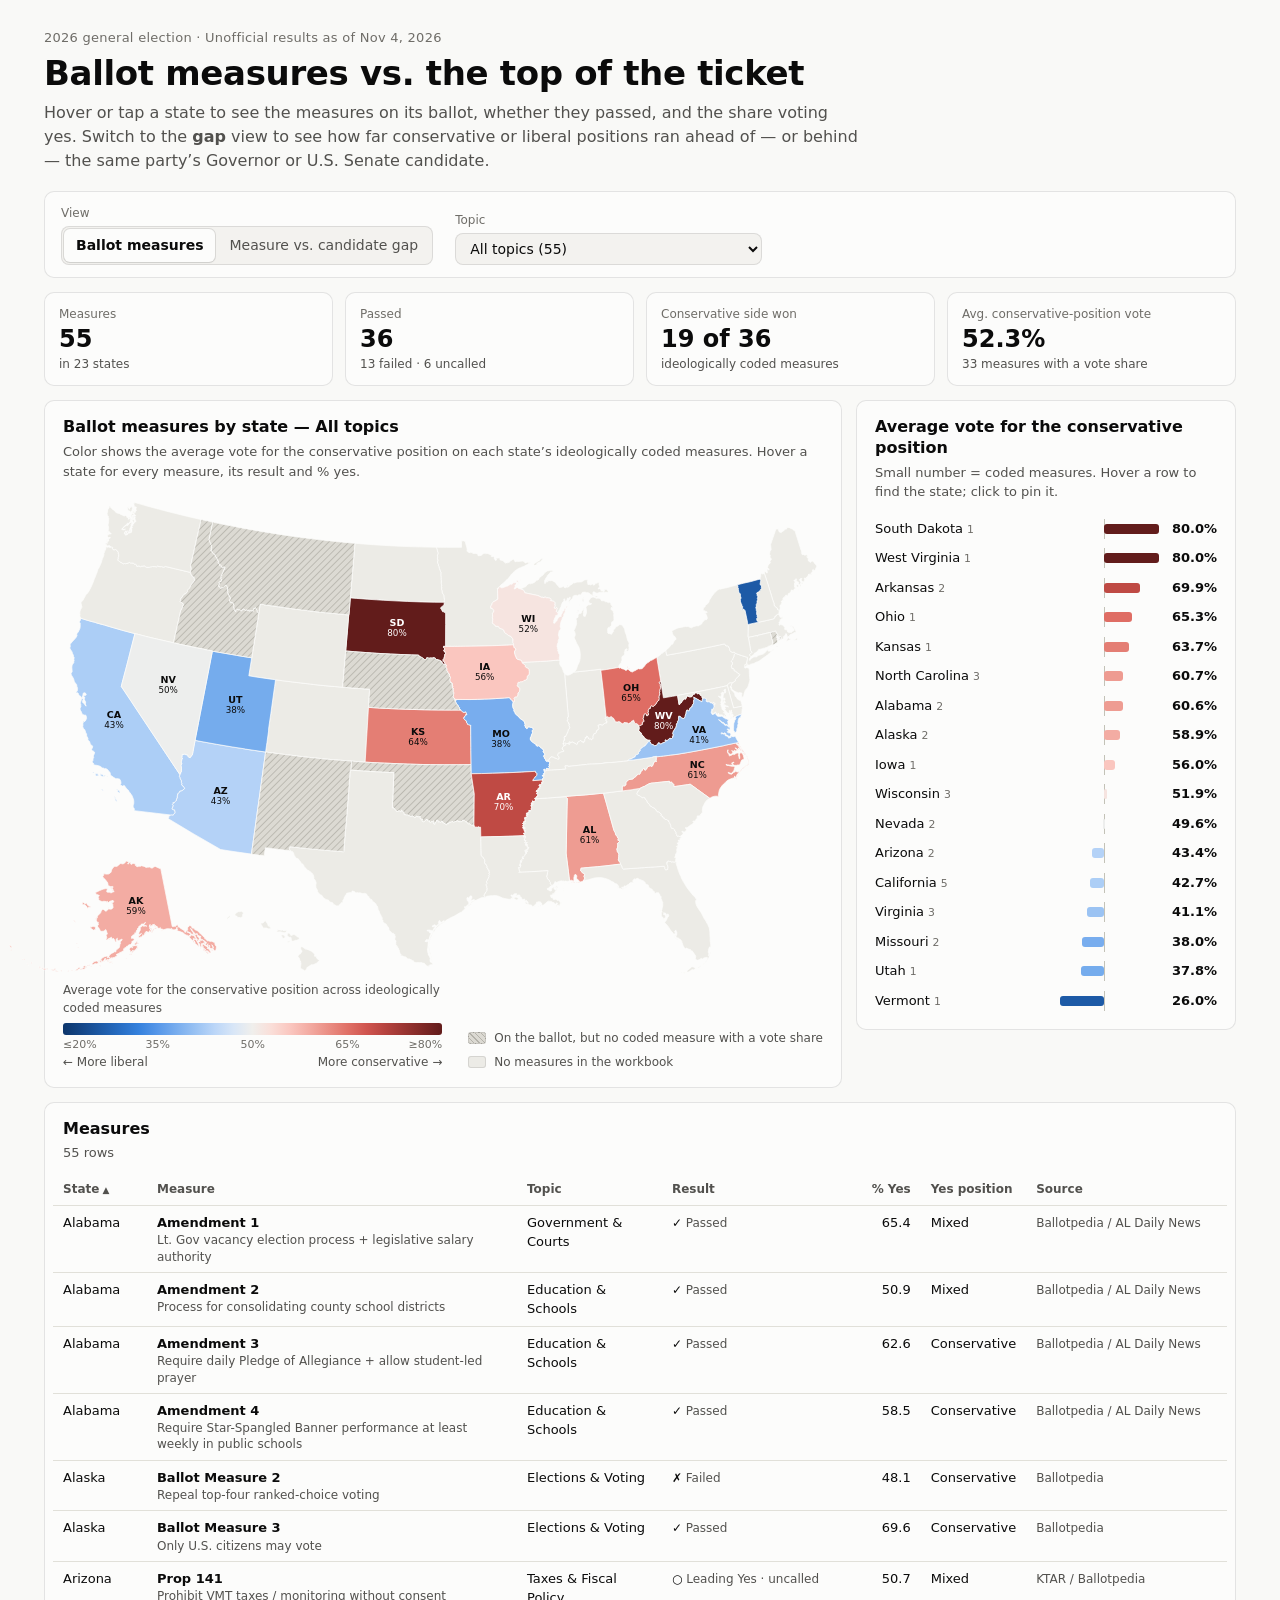
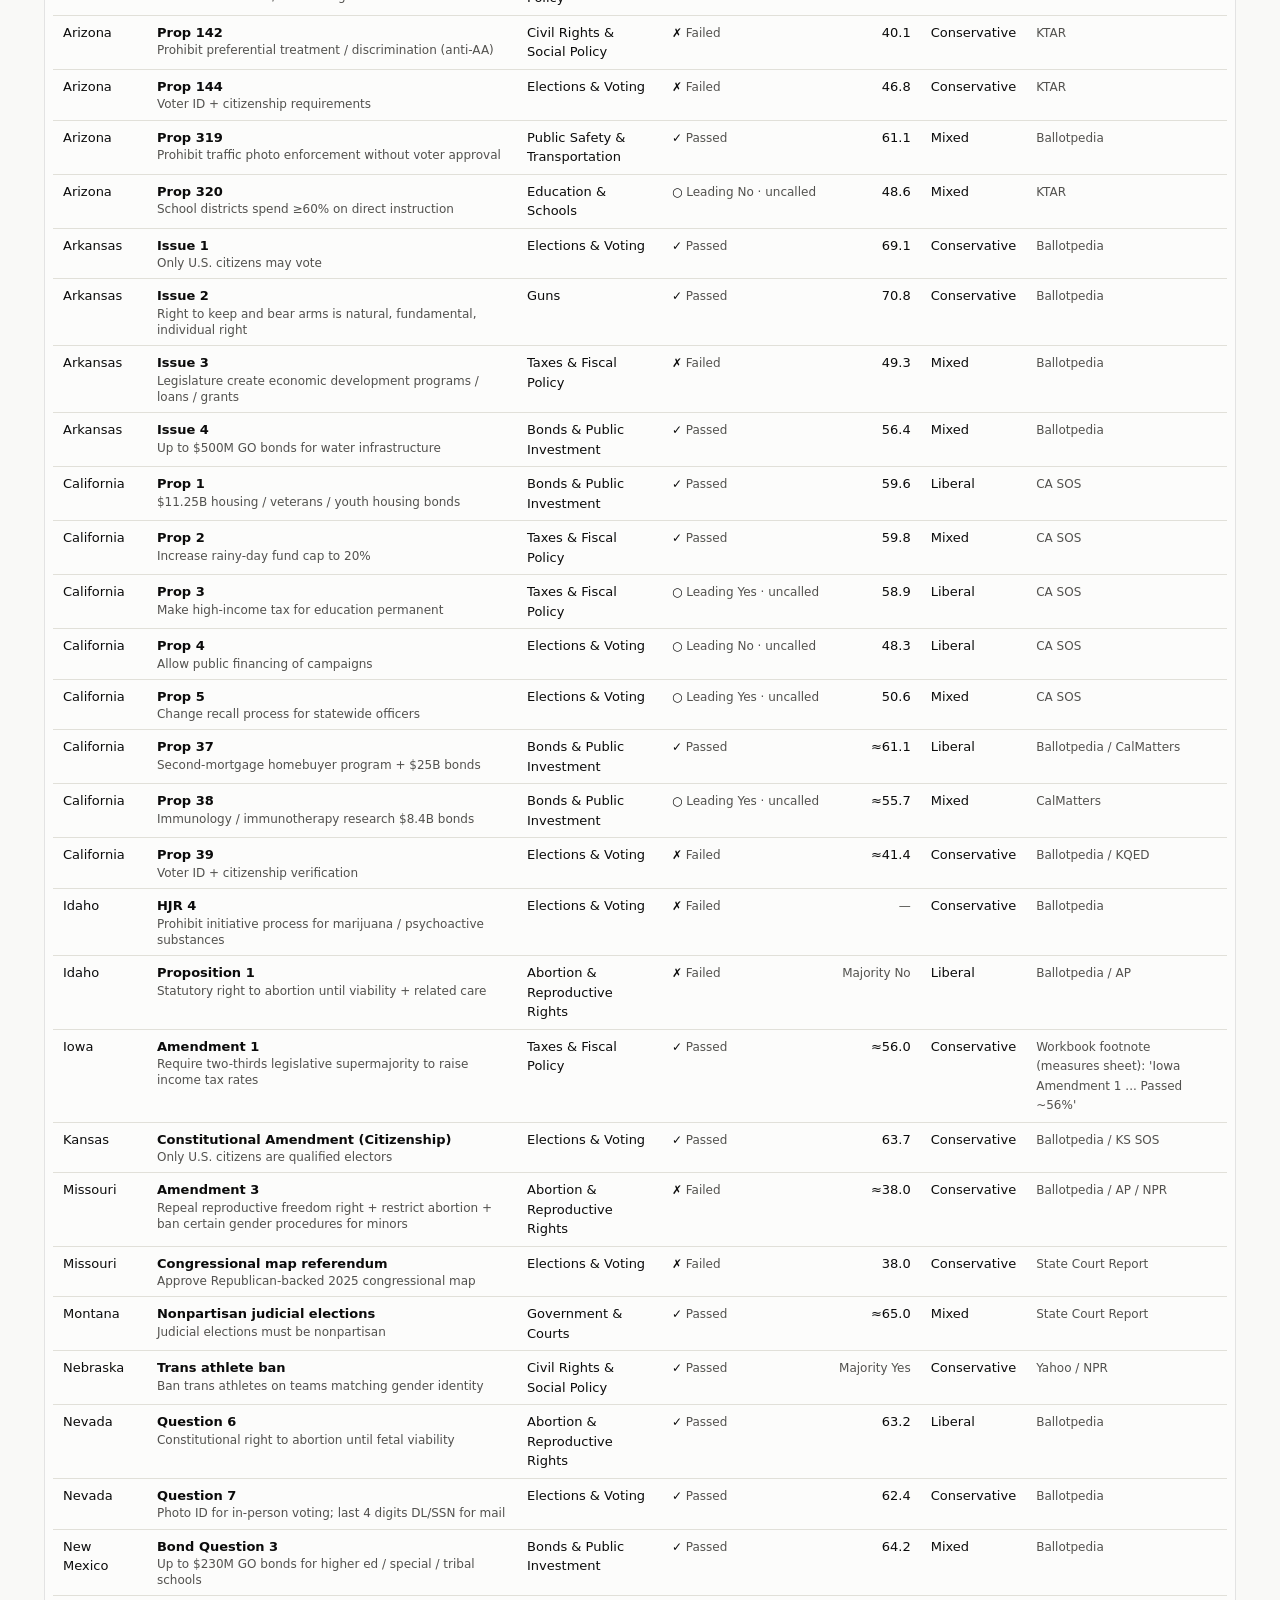
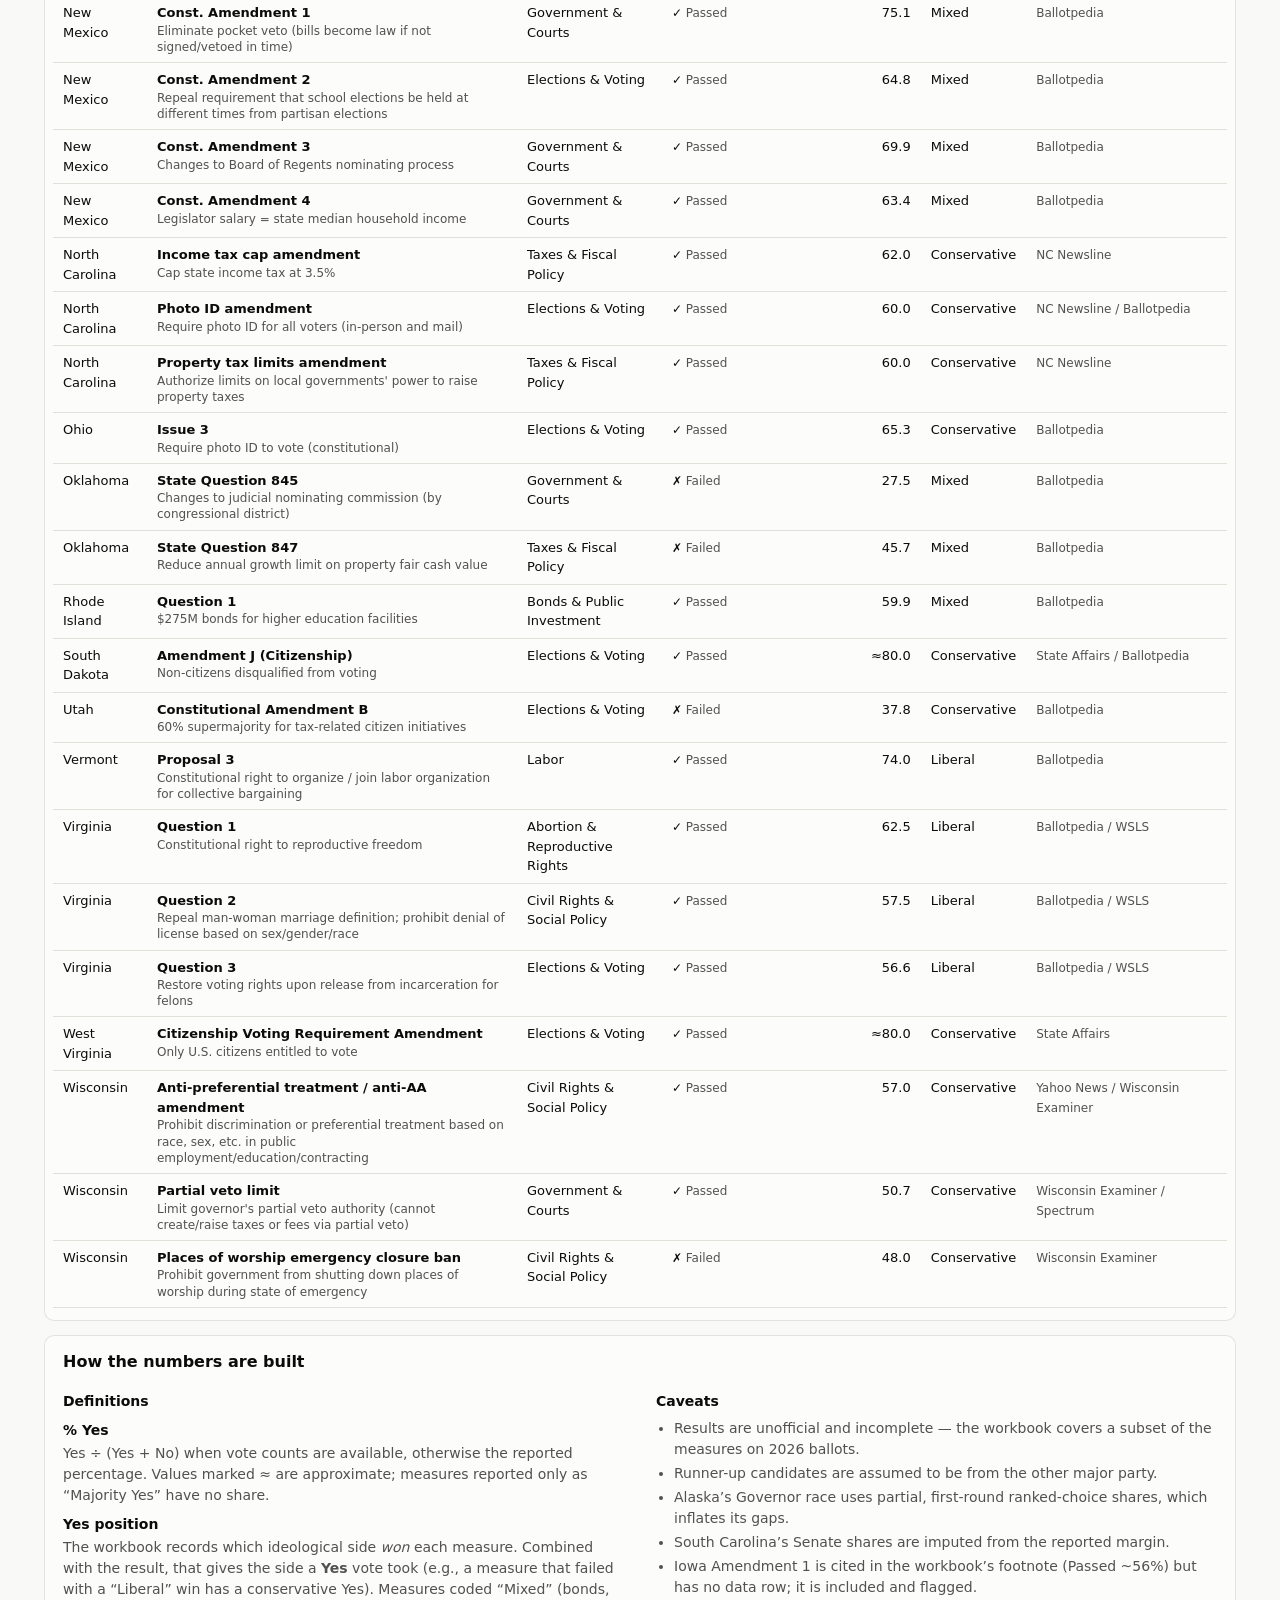
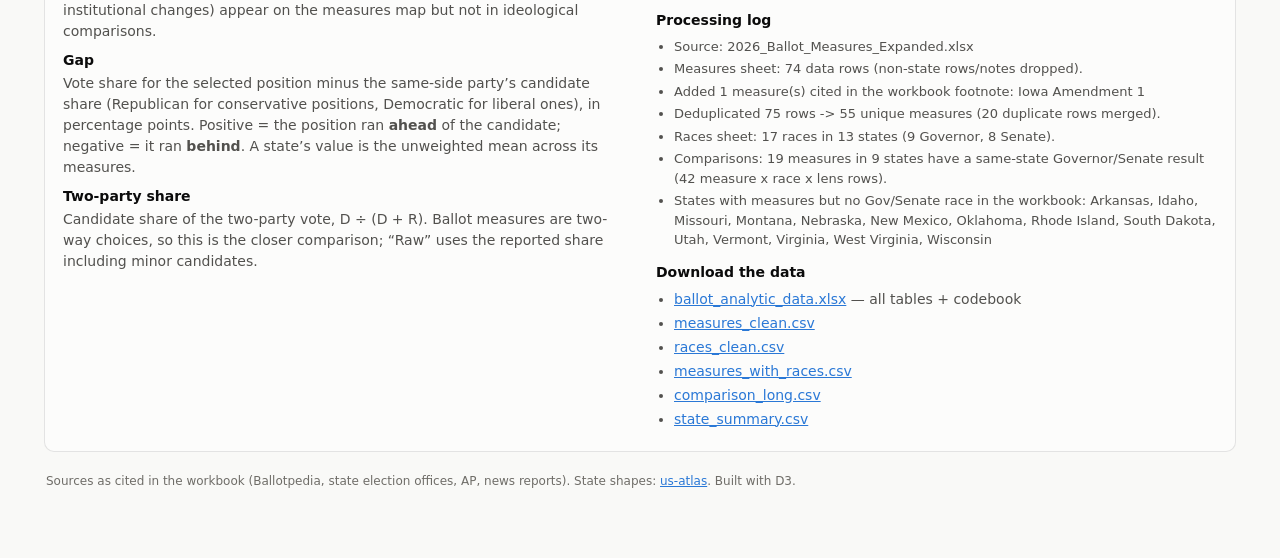
<file: index.html>
<!doctype html>
<html lang="en">
<head>
<meta charset="utf-8">
<meta name="viewport" content="width=device-width, initial-scale=1">
<title>2026 Ballot Measures Map</title>
<meta name="description" content="Interactive map of 2026 statewide ballot measures: results by topic, and how conservative or liberal positions ran relative to Governor and U.S. Senate candidates.">
<link rel="stylesheet" href="style.css">
</head>
<body>
<div class="page">

  <header class="masthead">
    <p class="eyebrow" id="asof">2026 general election</p>
    <h1>Ballot measures vs. the top of the ticket</h1>
    <p class="lede">Hover or tap a state to see the measures on its ballot, whether they passed, and the share voting yes.
      Switch to the <strong>gap</strong> view to see how far conservative or liberal positions ran ahead of — or behind — the same party’s Governor or U.S. Senate candidate.</p>
  </header>

  <section class="controls card" aria-label="Map controls">
    <div class="control-row">
      <fieldset class="seg" id="ctl-view">
        <legend>View</legend>
        <div class="seg-track">
          <label><input type="radio" name="view" value="measures" checked><span>Ballot measures</span></label>
          <label><input type="radio" name="view" value="gap"><span>Measure vs. candidate gap</span></label>
        </div>
      </fieldset>
      <label class="select-ctl">
        <span class="ctl-label">Topic</span>
        <select id="ctl-topic" name="topic"></select>
      </label>
    </div>

    <div class="control-row gap-only">
      <fieldset class="seg pos" id="ctl-pos">
        <legend>Position</legend>
        <div class="seg-track">
          <label class="cons"><input type="radio" name="pos" value="Conservative" checked><span>Conservative</span></label>
          <label class="lib"><input type="radio" name="pos" value="Liberal"><span>Liberal</span></label>
        </div>
      </fieldset>
      <fieldset class="seg" id="ctl-office">
        <legend>Compare with</legend>
        <div class="seg-track">
          <label><input type="radio" name="office" value="Governor"><span>Governor</span></label>
          <label><input type="radio" name="office" value="Senate"><span>U.S. Senate</span></label>
          <label><input type="radio" name="office" value="Either" checked><span>Governor, else Senate</span></label>
        </div>
      </fieldset>
      <fieldset class="seg" id="ctl-share">
        <legend>Candidate share</legend>
        <div class="seg-track">
          <label><input type="radio" name="share" value="2p" checked><span>Two-party</span></label>
          <label><input type="radio" name="share" value="raw"><span>Raw</span></label>
        </div>
      </fieldset>
      <label class="check-ctl">
        <input type="checkbox" id="ctl-noside" name="noside">
        <span>Also count measures where this position was the <b>No</b> vote</span>
      </label>
    </div>
  </section>

  <section class="stats" id="stats" aria-live="polite"></section>

  <section class="viz">
    <div class="card map-card">
      <div class="card-head">
        <h2 id="map-title">Ballot measures</h2>
        <p class="sub" id="map-sub"></p>
      </div>
      <div class="map-wrap" id="map-wrap">
        <svg id="map" viewBox="0 0 975 610" role="group" aria-labelledby="map-title"></svg>
        <div id="tooltip" class="tooltip" role="tooltip" hidden></div>
      </div>
      <div class="legend" id="legend" aria-hidden="false"></div>
    </div>

    <aside class="card rank-card" aria-labelledby="rank-title">
      <div class="card-head">
        <h2 id="rank-title">States</h2>
        <p class="sub" id="rank-sub">Hover a row to find the state; click to pin it.</p>
      </div>
      <ol class="rank" id="rank"></ol>
      <p class="empty-note" id="rank-empty" hidden></p>
    </aside>

    <section class="card detail" id="detail" hidden aria-live="polite">
      <div class="card-head detail-head">
        <h2 id="detail-title"></h2>
        <button type="button" class="ghost-btn" id="detail-close">Unpin state</button>
      </div>
      <div id="detail-body"></div>
    </section>
  </section>


  <section class="card table-card">
    <div class="card-head">
      <h2 id="table-title">Measures</h2>
      <p class="sub" id="table-sub"></p>
    </div>
    <div class="table-scroll">
      <table id="table"></table>
    </div>
  </section>

  <section class="card methods" id="methods">
    <div class="card-head"><h2>How the numbers are built</h2></div>
    <div class="methods-grid">
      <div>
        <h3>Definitions</h3>
        <dl>
          <dt>% Yes</dt>
          <dd>Yes ÷ (Yes + No) when vote counts are available, otherwise the reported percentage. Values marked ≈ are approximate; measures reported only as “Majority Yes” have no share.</dd>
          <dt>Yes position</dt>
          <dd>The workbook records which ideological side <em>won</em> each measure. Combined with the result, that gives the side a <b>Yes</b> vote took (e.g., a measure that failed with a “Liberal” win has a conservative Yes). Measures coded “Mixed” (bonds, institutional changes) appear on the measures map but not in ideological comparisons.</dd>
          <dt>Gap</dt>
          <dd>Vote share for the selected position minus the same-side party’s candidate share (Republican for conservative positions, Democratic for liberal ones), in percentage points. Positive = the position ran <b>ahead</b> of the candidate; negative = it ran <b>behind</b>. A state’s value is the unweighted mean across its measures.</dd>
          <dt>Two-party share</dt>
          <dd>Candidate share of the two-party vote, D ÷ (D + R). Ballot measures are two-way choices, so this is the closer comparison; “Raw” uses the reported share including minor candidates.</dd>
        </dl>
      </div>
      <div>
        <h3>Caveats</h3>
        <ul class="caveats">
          <li>Results are unofficial and incomplete — the workbook covers a subset of the measures on 2026 ballots.</li>
          <li>Runner-up candidates are assumed to be from the other major party.</li>
          <li>Alaska’s Governor race uses partial, first-round ranked-choice shares, which inflates its gaps.</li>
          <li>South Carolina’s Senate shares are imputed from the reported margin.</li>
          <li>Iowa Amendment 1 is cited in the workbook’s footnote (Passed ~56%) but has no data row; it is included and flagged.</li>
        </ul>
        <h3>Processing log</h3>
        <ul class="log" id="log"></ul>
        <h3>Download the data</h3>
        <ul class="downloads">
          <li><a href="ballot_analytic_data.xlsx">ballot_analytic_data.xlsx</a> — all tables + codebook</li>
          <li><a href="measures_clean.csv">measures_clean.csv</a></li>
          <li><a href="races_clean.csv">races_clean.csv</a></li>
          <li><a href="measures_with_races.csv">measures_with_races.csv</a></li>
          <li><a href="comparison_long.csv">comparison_long.csv</a></li>
          <li><a href="state_summary.csv">state_summary.csv</a></li>
        </ul>
      </div>
    </div>
  </section>

  <footer class="foot">
    <p>Sources as cited in the workbook (Ballotpedia, state election offices, AP, news reports). State shapes: <a href="https://github.com/topojson/us-atlas">us-atlas</a>. Built with D3.</p>
  </footer>
</div>

<script src="d3.v7.9.0.min.js"></script>
<script src="topojson-client.v3.1.0.min.js"></script>
<script src="us_states_topo.js"></script>
<script src="ballot_data.js"></script>
<script src="app.js"></script>
</body>
</html>
</file>
<file: style.css>
:root {
  color-scheme: light;
  --page: #f9f9f7;
  --surface: #fcfcfb;
  --surface-2: #f3f2ef;
  --ink: #0b0b0b;
  --ink-2: #52514e;
  --muted: #6f6d68;
  --grid: #e1e0d9;
  --axis: #c3c2b7;
  --border: rgba(11, 11, 11, 0.10);
  --empty: #ecebe6;
  --nov: #dcdad3;
  --nov-ink: #b4b2aa;
  --state-line: #fcfcfb;
  --focus: #2a78d6;
  --cons: #b2413d;
  --lib: #256abf;
  --shadow: 0 1px 2px rgba(0,0,0,.04), 0 8px 24px rgba(0,0,0,.08);
  --radius: 10px;
  font-family: system-ui, -apple-system, "Segoe UI", Roboto, sans-serif;
}
@media (prefers-color-scheme: dark) {
  :root:not([data-theme="light"]) {
    color-scheme: dark;
    --page: #0d0d0d;
    --surface: #1a1a19;
    --surface-2: #232321;
    --ink: #f0efec;
    --ink-2: #c3c2b7;
    --muted: #9a9890;
    --grid: #2c2c2a;
    --axis: #383835;
    --border: rgba(255, 255, 255, 0.10);
    --empty: #252523;
    --nov: #34342f;
    --nov-ink: #4d4c47;
    --state-line: #1a1a19;
    --focus: #6da7ec;
    --cons: #d85a53;
    --lib: #3987e5;
    --shadow: 0 1px 2px rgba(0,0,0,.4), 0 8px 24px rgba(0,0,0,.5);
  }
}
:root[data-theme="dark"] {
  color-scheme: dark;
  --page: #0d0d0d; --surface: #1a1a19; --surface-2: #232321; --ink: #f0efec; --ink-2: #c3c2b7;
  --muted: #9a9890; --grid: #2c2c2a; --axis: #383835; --border: rgba(255,255,255,.10);
  --empty: #252523; --nov: #34342f; --nov-ink: #4d4c47; --state-line: #1a1a19; --focus: #6da7ec;
  --cons: #d85a53; --lib: #3987e5; --shadow: 0 1px 2px rgba(0,0,0,.4), 0 8px 24px rgba(0,0,0,.5);
}

* { box-sizing: border-box; }
html { -webkit-text-size-adjust: 100%; }
body { margin: 0; background: var(--page); color: var(--ink); font-size: 15px; line-height: 1.5; }
a { color: var(--focus); }
.page { max-width: 1240px; margin: 0 auto; padding: 28px 24px 48px; }

/* masthead */
.masthead { margin-bottom: 18px; max-width: 820px; }
.eyebrow { margin: 0 0 6px; font-size: 13px; color: var(--muted); letter-spacing: .02em; }
h1 { margin: 0 0 8px; font-size: clamp(24px, 3.4vw, 34px); line-height: 1.15; letter-spacing: -0.01em; }
.lede { margin: 0; color: var(--ink-2); font-size: 16px; }

/* cards */
.card { background: var(--surface); border: 1px solid var(--border); border-radius: var(--radius); }
.card-head { padding: 16px 18px 6px; }
.card-head h2 { margin: 0; font-size: 16px; line-height: 1.3; }
.card-head .sub { margin: 4px 0 0; color: var(--ink-2); font-size: 13px; }

/* controls */
.controls { padding: 12px 16px; display: flex; flex-direction: column; gap: 10px; margin-bottom: 14px; }
.control-row { display: flex; flex-wrap: wrap; align-items: flex-end; gap: 10px 22px; }
.control-row.gap-only { padding-top: 10px; border-top: 1px solid var(--grid); }
body:not(.view-gap) .gap-only { display: none; }
fieldset { border: 0; margin: 0; padding: 0; min-width: 0; }
legend, .ctl-label { display: block; font-size: 12px; color: var(--muted); margin-bottom: 4px; padding: 0; }
.seg-track { display: inline-flex; flex-wrap: wrap; background: var(--surface-2); border: 1px solid var(--border);
  border-radius: 8px; padding: 2px; gap: 2px; }
.seg label { position: relative; cursor: pointer; }
.seg input { position: absolute; opacity: 0; inset: 0; margin: 0; cursor: pointer; }
.seg span { display: block; padding: 6px 12px; border-radius: 6px; font-size: 14px; color: var(--ink-2); white-space: nowrap;
  transition: background .12s, color .12s; }
.seg label:hover span { color: var(--ink); }
.seg input:checked + span { background: var(--surface); color: var(--ink); font-weight: 600; box-shadow: 0 0 0 1px var(--border), 0 1px 2px rgba(0,0,0,.06); }
.seg.pos .cons input:checked + span { background: var(--cons); color: #fff; box-shadow: none; }
.seg.pos .lib input:checked + span { background: var(--lib); color: #fff; box-shadow: none; }
.seg input:focus-visible + span { outline: 2px solid var(--focus); outline-offset: 1px; }
.select-ctl select { font: inherit; font-size: 14px; color: var(--ink); background: var(--surface-2); border: 1px solid var(--border);
  border-radius: 8px; padding: 6px 30px 6px 10px; min-width: 240px; max-width: 100%; }
.select-ctl select:focus-visible { outline: 2px solid var(--focus); outline-offset: 1px; }
.check-ctl { display: inline-flex; gap: 8px; align-items: flex-start; font-size: 14px; color: var(--ink-2); max-width: 340px; cursor: pointer; padding-bottom: 6px; }
.check-ctl input { margin: 3px 0 0; accent-color: var(--focus); width: 16px; height: 16px; flex: none; }

/* stats */
.stats { display: grid; grid-template-columns: repeat(4, minmax(0, 1fr)); gap: 12px; margin-bottom: 14px; }
.stat { background: var(--surface); border: 1px solid var(--border); border-radius: var(--radius); padding: 12px 14px; }
.stat .k { font-size: 12px; color: var(--muted); }
.stat .v { font-size: 24px; font-weight: 650; line-height: 1.2; margin-top: 2px; }
.stat .d { font-size: 12px; color: var(--ink-2); margin-top: 2px; }

/* viz grid */
.viz { display: grid; grid-template-columns: minmax(0, 2.1fr) minmax(0, 1fr); gap: 14px; align-items: start; margin-bottom: 14px; }
.map-wrap { position: relative; padding: 4px 10px 0; }
#map { width: 100%; height: auto; display: block; overflow: visible; }
#map .state { stroke: var(--state-line); stroke-width: 0.9; cursor: pointer; transition: fill .2s ease; outline: none; }
#map .state.is-dim { opacity: .55; }
#map .hl { fill: none; stroke: var(--ink); stroke-width: 2; pointer-events: none; }
#map .hl.pinned { stroke-width: 2.5; }
#map .lbl { font-size: 12px; font-weight: 600; pointer-events: none; text-anchor: middle; dominant-baseline: middle; }
#map .lbl .val { font-weight: 500; font-size: 11px; }
.legend { padding: 4px 18px 16px; display: flex; flex-wrap: wrap; gap: 10px 26px; align-items: flex-end; }
.legend .ramp { flex: 1 1 320px; max-width: 460px; }
.legend .ramp-title { font-size: 12px; color: var(--ink-2); margin-bottom: 6px; }
.legend .bar { height: 12px; border-radius: 3px; }
.legend .ticks { position: relative; height: 16px; font-size: 11px; color: var(--muted); font-variant-numeric: tabular-nums; }
.legend .ticks span { position: absolute; transform: translateX(-50%); top: 2px; white-space: nowrap; }
.legend .ticks span:first-child { transform: none; }
.legend .ticks span:last-child { transform: translateX(-100%); }
.legend .ends { display: flex; justify-content: space-between; font-size: 12px; color: var(--ink-2); margin-top: 2px; gap: 12px; }
.legend .keys { display: flex; flex-direction: column; gap: 6px; font-size: 12px; color: var(--ink-2); }
.legend .key { display: inline-flex; align-items: center; gap: 8px; }
.legend .sw { width: 18px; height: 12px; border-radius: 3px; border: 1px solid var(--border); flex: none; }
.legend .sw.empty { background: var(--empty); }
.legend .sw.nov { background: repeating-linear-gradient(45deg, var(--nov) 0 3px, var(--nov-ink) 3px 4px); }

/* tooltip + detail content */
.tooltip { position: absolute; z-index: 10; pointer-events: none; max-width: 380px; min-width: 240px; background: var(--surface);
  color: var(--ink); border: 1px solid var(--border); border-radius: 10px; box-shadow: var(--shadow); padding: 12px 14px; font-size: 13px; }
.tt-title { font-weight: 650; font-size: 15px; margin: 0 0 2px; }
.tt-meta { color: var(--ink-2); font-size: 12px; margin-bottom: 8px; }
.tt-kpi { font-size: 13px; margin: 0 0 8px; }
.tt-kpi b { font-variant-numeric: tabular-nums; }
.mlist { list-style: none; margin: 0; padding: 0; display: flex; flex-direction: column; gap: 8px; }
.mlist li { border-top: 1px solid var(--grid); padding-top: 7px; }
.mrow1 { display: flex; gap: 8px; align-items: baseline; justify-content: space-between; }
.mname { font-weight: 600; }
.mdesc { color: var(--ink-2); font-size: 12px; line-height: 1.35; margin-top: 1px; }
.status { font-size: 12px; white-space: nowrap; color: var(--ink-2); }
.status b { color: var(--ink); }
.mrow2 { display: flex; align-items: center; gap: 8px; margin-top: 4px; font-size: 12px; color: var(--ink-2); font-variant-numeric: tabular-nums; flex-wrap: wrap; }
.ybar { position: relative; width: 96px; height: 8px; background: var(--grid); border-radius: 4px; overflow: hidden; flex: none; }
.ybar i { position: absolute; left: 0; top: 0; bottom: 0; background: var(--ink-2); border-radius: 4px 0 0 4px; }
.ybar em { position: absolute; left: 50%; top: -2px; bottom: -2px; width: 1px; background: var(--surface); }
.tag { display: inline-block; font-size: 11px; padding: 0 6px; border-radius: 999px; border: 1px solid var(--border); color: var(--ink-2); white-space: nowrap; }
.tag.cons { border-color: color-mix(in srgb, var(--cons) 55%, transparent); }
.tag.lib { border-color: color-mix(in srgb, var(--lib) 55%, transparent); }
.flag { color: var(--ink-2); font-size: 12px; margin-top: 8px; }
.dumbbell { flex: none; }
.dumbbell .track { stroke: var(--grid); stroke-width: 6; stroke-linecap: round; }
.dumbbell .mid { stroke: var(--axis); stroke-width: 1; }
.dumbbell .cand { fill: var(--surface); stroke: var(--ink-2); stroke-width: 2; }

/* rank list */
.rank { list-style: none; margin: 0; padding: 6px 10px 14px; max-height: 620px; overflow: auto; }
.rank li { display: grid; grid-template-columns: minmax(0, 1.5fr) minmax(64px, 1fr) 50px; align-items: center; gap: 8px;
  padding: 5px 8px; border-radius: 6px; cursor: pointer; font-size: 13px; }
.rank li:hover, .rank li.is-active { background: var(--surface-2); }
.rank li.is-pinned { box-shadow: inset 0 0 0 1.5px var(--ink); }
.rank .nm { white-space: nowrap; overflow: hidden; text-overflow: ellipsis; }
.rank .nm small { color: var(--muted); margin-left: 4px; }
.rank .bar { position: relative; height: 14px; }
.rank .bar .axis { position: absolute; left: 50%; top: -3px; bottom: -3px; width: 1px; background: var(--axis); }
.rank .bar i { position: absolute; top: 2px; height: 10px; border-radius: 3px; }
.rank .val { text-align: right; font-variant-numeric: tabular-nums; font-weight: 600; }
.empty-note { margin: 0; padding: 4px 18px 18px; color: var(--ink-2); font-size: 13px; }

/* detail */
.detail { margin-bottom: 14px; }
.detail-head { display: flex; justify-content: space-between; align-items: center; gap: 12px; }
#detail-body { padding: 0 18px 16px; }
#detail-body .mlist { display: grid; grid-template-columns: repeat(auto-fill, minmax(300px, 1fr)); gap: 10px 22px; }
.ghost-btn { font: inherit; font-size: 13px; color: var(--ink-2); background: transparent; border: 1px solid var(--border); border-radius: 6px; padding: 4px 10px; cursor: pointer; }
.ghost-btn:hover { color: var(--ink); background: var(--surface-2); }

/* table */
.table-card { margin-bottom: 14px; }
.table-scroll { overflow-x: auto; padding: 4px 8px 12px; }
table { width: 100%; border-collapse: collapse; font-size: 13px; }
th, td { text-align: left; padding: 7px 10px; border-bottom: 1px solid var(--grid); vertical-align: top; }
th { font-size: 12px; font-weight: 600; color: var(--ink-2); white-space: nowrap; cursor: pointer; user-select: none; position: sticky; top: 0; background: var(--surface); }
th[aria-sort="ascending"]::after { content: " ▲"; font-size: 9px; }
th[aria-sort="descending"]::after { content: " ▼"; font-size: 9px; }
td.num, th.num { text-align: right; font-variant-numeric: tabular-nums; white-space: nowrap; }
td .mdesc { margin-top: 0; }
tbody tr:hover { background: var(--surface-2); }

/* methods */
.methods-grid { display: grid; grid-template-columns: 1fr 1fr; gap: 8px 32px; padding: 0 18px 18px; }
.methods h3 { font-size: 14px; margin: 12px 0 6px; }
.methods dl { margin: 0; }
.methods dt { font-weight: 600; font-size: 14px; margin-top: 8px; }
.methods dd { margin: 2px 0 0; color: var(--ink-2); font-size: 14px; }
.methods ul { margin: 0; padding-left: 18px; color: var(--ink-2); font-size: 14px; }
.methods li { margin: 3px 0; }
.methods .log { font-size: 13px; }
.foot { color: var(--muted); font-size: 12px; padding: 8px 2px; }

@media (max-width: 980px) {
  .viz { grid-template-columns: 1fr; }
  .rank { max-height: none; }
  .stats { grid-template-columns: repeat(2, minmax(0, 1fr)); }
  .methods-grid { grid-template-columns: 1fr; }
}
@media (max-width: 560px) {
  .page { padding: 18px 16px 36px; }
  .seg span { padding: 6px 9px; font-size: 13px; }
  .select-ctl, .select-ctl select { width: 100%; min-width: 0; }
  .control-row { gap: 10px 14px; }
  .stat .v { font-size: 20px; }
  .map-wrap { padding: 0; }
  #map .lbl { font-size: 15px; }
  #map .lbl .val { display: none; }
  .tooltip { display: none !important; }
  .legend { padding: 4px 12px 14px; }
}
@media (prefers-reduced-motion: reduce) { #map .state, .seg span { transition: none; } }

/* layout order: map, rank, detail (desktop) / map, detail, rank (mobile) */
.viz .map-card { order: 1; }
.viz .rank-card { order: 2; }
.viz .detail { order: 3; grid-column: 1 / -1; margin-bottom: 0; }
@media (max-width: 980px) {
  .viz .detail { order: 2; }
  .viz .rank-card { order: 3; }
}

/* compact tooltip list */
.mlist.compact { gap: 5px; }
.mlist.compact li { padding-top: 5px; }
.mrow1.sub { margin-top: 1px; align-items: baseline; }
.mdesc.one { white-space: nowrap; overflow: hidden; text-overflow: ellipsis; min-width: 0; flex: 1 1 auto; margin: 0; }
.shr { white-space: nowrap; font-size: 12px; font-variant-numeric: tabular-nums; flex: none; }
.shr small { color: var(--muted); font-size: 11px; margin-left: 2px; }
.mrow1 .mname { min-width: 0; }
.tt-hint { margin: 8px 0 0; font-size: 11px; color: var(--muted); }
@media (hover: none) { .tt-hint { display: none; } }
</file>
